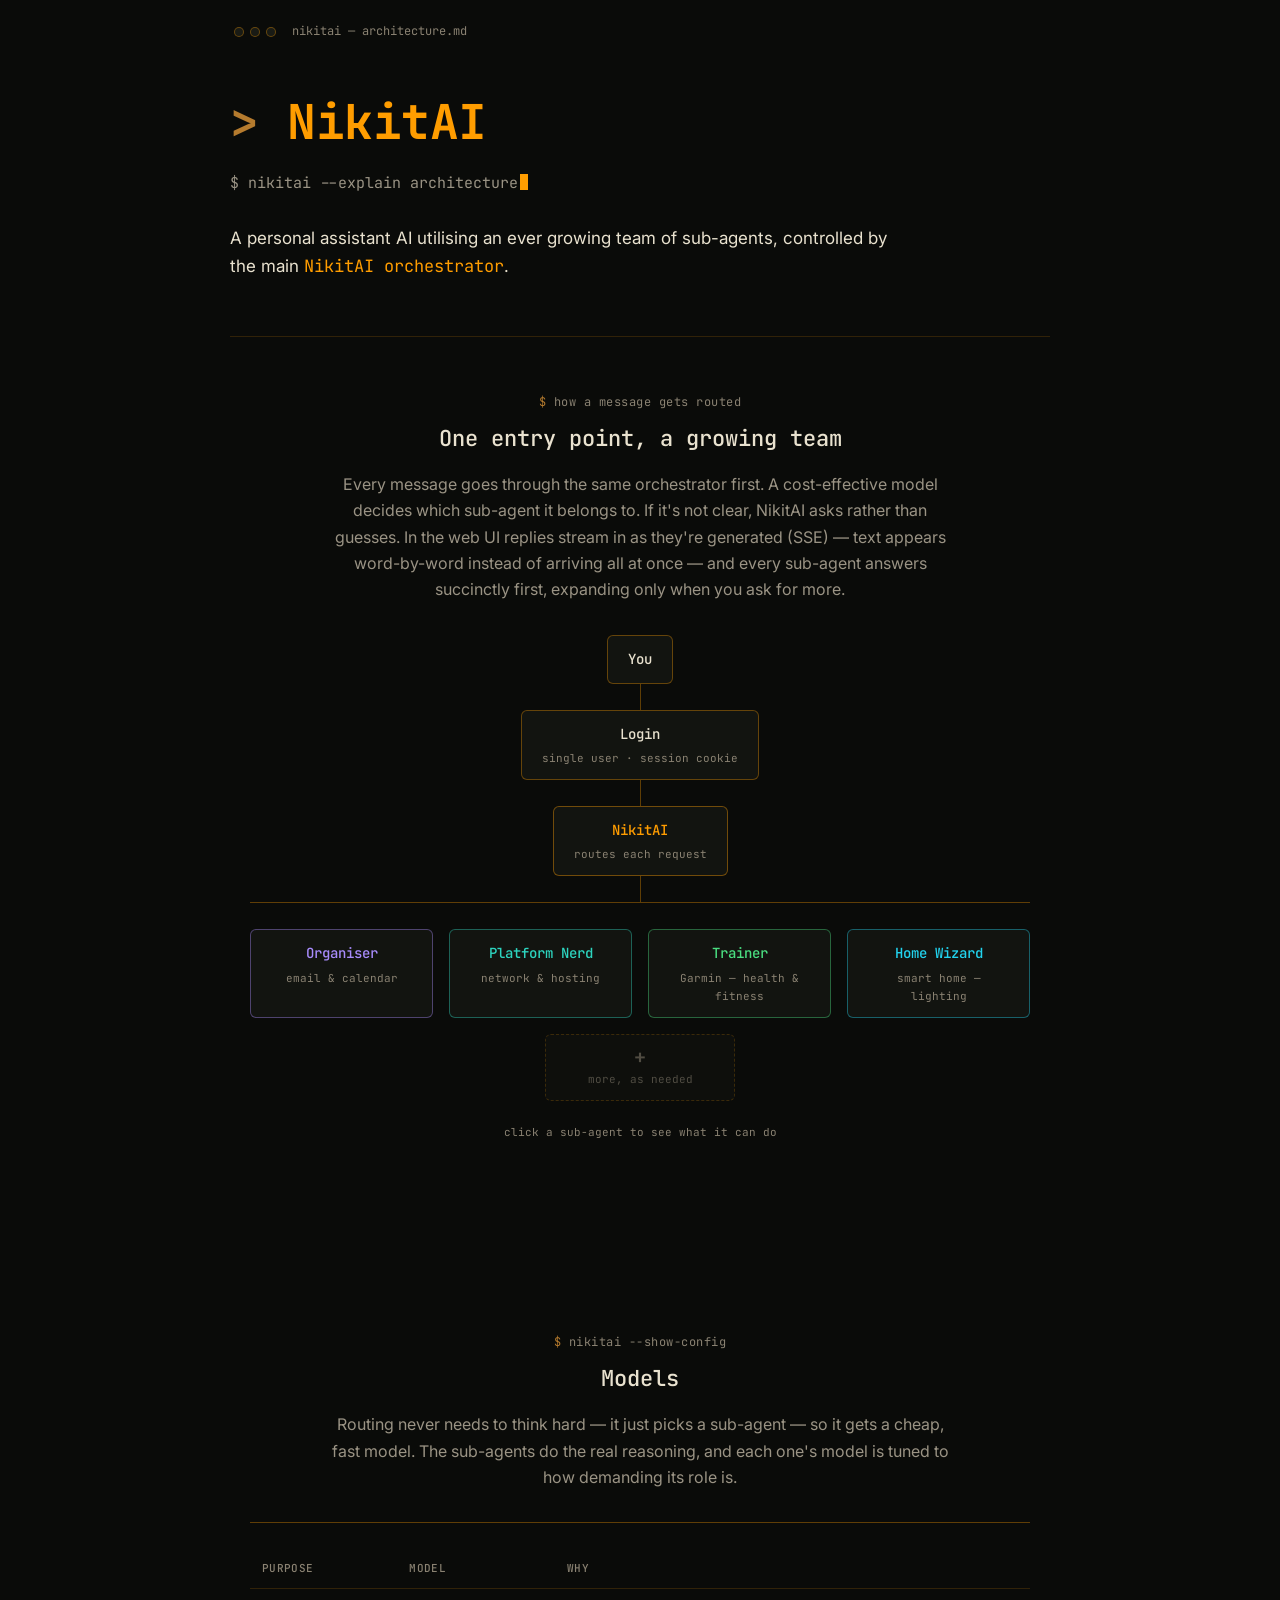
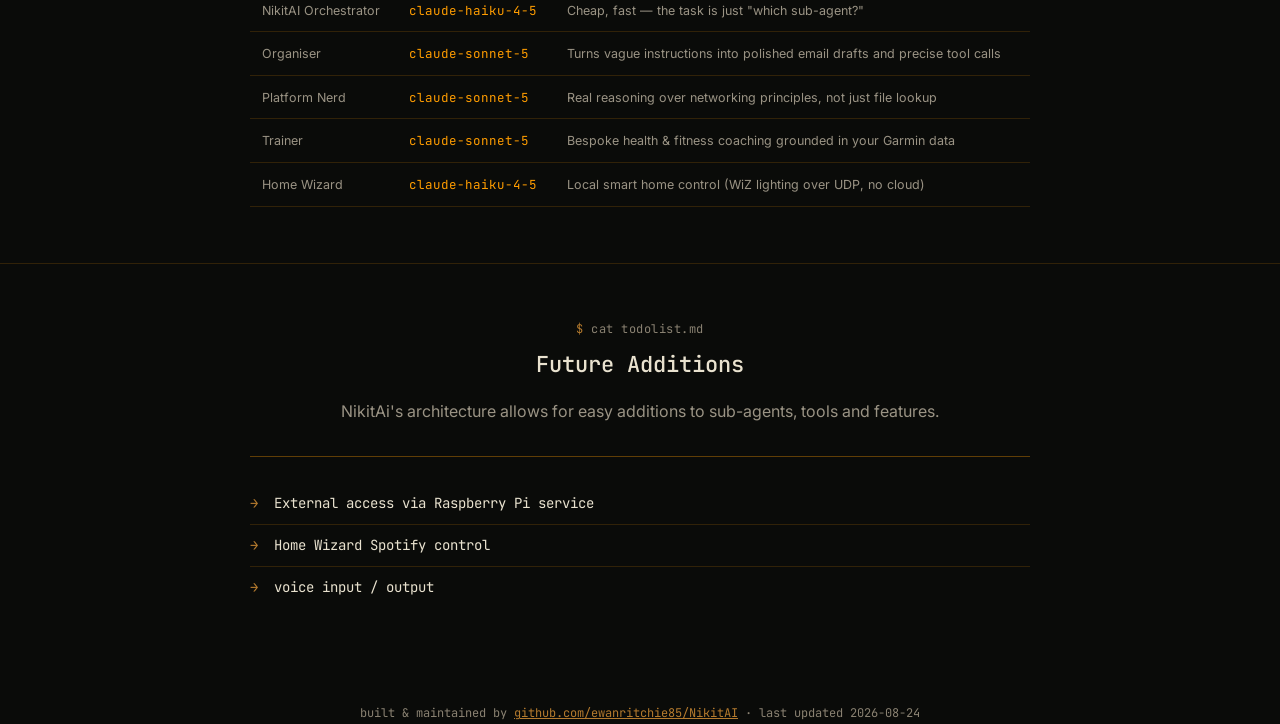
<file: docs/nikitai-architecture.html>
<!DOCTYPE html>
<html lang="en">
<head>
<meta charset="utf-8">
<meta name="viewport" content="width=device-width, initial-scale=1">
<title>NikitAI — architecture</title>
<link rel="preconnect" href="https://fonts.googleapis.com">
<link rel="preconnect" href="https://fonts.gstatic.com" crossorigin>
<link href="https://fonts.googleapis.com/css2?family=JetBrains+Mono:wght@400;500;700&family=Inter:wght@400;500;600&display=swap" rel="stylesheet">
<style>
  :root {
    --bg: #0a0b09;
    --surface: #121410;
    --surface-2: #191b15;
    --border: rgba(255, 157, 0, 0.16);
    --border-strong: rgba(255, 157, 0, 0.35);
    --text: #e9e2cf;
    --text-dim: #9a9384;
    --text-faint: #8a8272;
    --amber: #ff9d00;
    --amber-dim: #b57b2e;
    --purple: #a78bfa;
    --purple-dim: #7c6bb0;
    --teal: #2dd4bf;
    --teal-dim: #229488;
    --green: #4ade80;
    --green-dim: #3a9d5f;
    --cyan: #22d3ee;
    --cyan-dim: #1a9cb5;
    --gray: #7a7867;
    --danger: #ff6b5e;
    --mono: 'JetBrains Mono', ui-monospace, monospace;
    --sans: 'Inter', system-ui, sans-serif;
  }

  * { box-sizing: border-box; }

  html { scroll-behavior: smooth; }

  body {
    margin: 0;
    background: var(--bg);
    color: var(--text);
    font-family: var(--sans);
    line-height: 1.65;
    -webkit-font-smoothing: antialiased;
  }

  ::selection { background: rgba(255, 157, 0, 0.25); }

  a { color: var(--amber); }
  a:focus-visible, button:focus-visible, [tabindex]:focus-visible {
    outline: 2px solid var(--amber);
    outline-offset: 2px;
  }

  .frame {
    max-width: 860px;
    margin: 0 auto;
    padding: 0 20px 80px;
  }

  /* terminal chrome */
  .bar {
    display: flex;
    align-items: center;
    gap: 8px;
    padding: 22px 4px 0;
    color: var(--text-faint);
    font-family: var(--mono);
    font-size: 12px;
  }
  .bar .dots { display: flex; gap: 6px; margin-right: 8px; }
  .bar .dot { width: 10px; height: 10px; border-radius: 50%; background: var(--surface-2); border: 1px solid var(--border-strong); }

  /* hero */
  .hero { padding: 40px 0 56px; border-bottom: 1px solid var(--border); }
  .hero h1 {
    font-family: var(--mono);
    font-weight: 700;
    font-size: clamp(32px, 6vw, 48px);
    letter-spacing: -0.01em;
    margin: 0 0 10px;
    color: var(--amber);
  }
  .hero h1::before { content: "> "; color: var(--amber-dim); }
  .hero .sub {
    font-family: var(--mono);
    font-size: 15px;
    color: var(--text-dim);
    margin: 0 0 28px;
  }
  .hero .typed::after {
    content: "";
    display: inline-block;
    width: 8px;
    height: 16px;
    background: var(--amber);
    margin-left: 2px;
    vertical-align: -2px;
  }
  @media (prefers-reduced-motion: no-preference) {
    .hero .typed::after { animation: blink 1s steps(1) infinite; }
    @keyframes blink { 50% { opacity: 0; } }
  }

  .hero p.lede {
    font-size: 17px;
    color: var(--text);
    max-width: 60ch;
    margin: 0;
  }
  .hero p.lede code { color: var(--amber); }

  code, .mono { font-family: var(--mono); }

  section { padding: 56px 0; border-bottom: 1px solid var(--border); }
  section:last-of-type { border-bottom: none; }

  .eyebrow {
    font-family: var(--mono);
    font-size: 12px;
    letter-spacing: 0.04em;
    color: var(--text-faint);
    margin: 0 0 8px;
    text-align: center;
  }
  .eyebrow::before { content: "$ "; color: var(--amber-dim); }

  h2 {
    font-family: var(--mono);
    font-weight: 500;
    font-size: 22px;
    margin: 0 0 14px;
    color: var(--text);
    text-align: center;
  }

  section > p.intro {
    color: var(--text-dim);
    max-width: 62ch;
    margin: 0 auto 32px;
    text-align: center;
  }

  /* architecture diagram */
  .arch { display: flex; flex-direction: column; align-items: center; }
  .arch-box {
    font-family: var(--mono);
    text-align: center;
    padding: 12px 20px;
    border-radius: 6px;
    border: 1px solid var(--border-strong);
    background: var(--surface);
  }
  .arch-box .t { font-size: 14px; font-weight: 500; }
  .arch-box .s { font-size: 11px; color: var(--text-faint); margin-top: 3px; }
  .arch-line { width: 1px; height: 26px; background: var(--border-strong); }
  .arch-row-wrap {
    border-top: 1px solid var(--border-strong);
    padding-top: 26px;
    width: 100%;
    max-width: 780px;
  }
  .arch-row {
    display: flex;
    gap: 16px;
    justify-content: center;
    flex-wrap: wrap;
  }
  .arch-row .arch-box { flex: 1 1 160px; max-width: 190px; }
  .arch-box.amber { border-color: rgba(255,157,0,0.4); }
  .arch-box.amber .t { color: var(--amber); }
  .arch-row .arch-box.purple { border-color: rgba(167,139,250,0.4); }
  .arch-row .arch-box.purple .t { color: var(--purple); }
  .arch-row .arch-box.teal { border-color: rgba(45,212,191,0.4); }
  .arch-row .arch-box.teal .t { color: var(--teal); }
  .arch-row .arch-box.green { border-color: rgba(74,222,128,0.4); }
  .arch-row .arch-box.green .t { color: var(--green); }
  .arch-row .arch-box.cyan { border-color: rgba(34,211,238,0.4); }
  .arch-row .arch-box.cyan .t { color: var(--cyan); }
  .arch-row .arch-box.planned { border-style: dashed; opacity: 0.75; }
  .arch-row .arch-box.more { opacity: 0.55; display: flex; flex-direction: column; justify-content: center; }
  .arch-row .arch-box.more .t { font-size: 20px; color: var(--text-faint); line-height: 1; }
  .arch-box.clickable {
    cursor: pointer;
    transition: border-color .15s, background .15s, transform .15s;
  }
  .arch-box.clickable:hover {
    border-color: var(--amber);
    background: var(--surface-2);
    transform: translateY(-1px);
  }
  .arch-box.clickable:focus-visible { outline-offset: 3px; }
  .arch-caption {
    font-family: var(--mono);
    font-size: 11px;
    color: var(--text-faint);
    text-align: center;
    margin-top: 22px;
  }

  /* sub-agent popup */
  .modal-backdrop {
    position: fixed;
    inset: 0;
    background: rgba(10, 11, 9, 0.8);
    backdrop-filter: blur(3px);
    display: flex;
    align-items: center;
    justify-content: center;
    padding: 20px;
    z-index: 50;
  }
  .modal-backdrop[hidden] { display: none; }
  .modal {
    width: 100%;
    max-width: 500px;
    max-height: 82vh;
    overflow-y: auto;
    background: var(--surface);
    border: 1px solid var(--border-strong);
    border-top: 2px solid var(--gray);
    border-radius: 10px;
    padding: 24px;
    box-shadow: 0 24px 60px rgba(0, 0, 0, 0.55);
  }
  .modal.organiser { border-top-color: var(--purple); }
  .modal.platform_nerd { border-top-color: var(--teal); }
  .modal.trainer { border-top-color: var(--green); }
  .modal.home_wizard { border-top-color: var(--cyan); }
  .modal.orchestrator { border-top-color: var(--amber); }
  .modal-close {
    position: absolute;
    top: 14px;
    right: 14px;
    background: transparent;
    border: 1px solid var(--border-strong);
    border-radius: 4px;
    color: var(--text-dim);
    font-family: var(--mono);
    font-size: 13px;
    line-height: 1;
    padding: 5px 8px;
    cursor: pointer;
    transition: border-color .15s, color .15s;
  }
  .modal-close:hover { border-color: var(--amber-dim); color: var(--amber); }
  .modal .name {
    font-family: var(--mono);
    font-weight: 500;
    font-size: 18px;
    margin: 0 22px 4px 0;
  }
  .modal.organiser .name { color: var(--purple); }
  .modal.platform_nerd .name { color: var(--teal); }
  .modal.trainer .name { color: var(--green); }
  .modal.home_wizard .name { color: var(--cyan); }
  .modal.orchestrator .name { color: var(--amber); }
  .modal .domain {
    font-family: var(--mono);
    font-size: 11px;
    color: var(--text-faint);
    margin: 0 0 12px;
  }
  .modal .badge {
    display: inline-block;
    font-family: var(--mono);
    font-size: 10px;
    padding: 2px 7px;
    border-radius: 3px;
    background: var(--surface-2);
    color: var(--text-dim);
    border: 1px solid var(--border);
    margin-bottom: 12px;
  }
  .modal .desc { font-size: 13.5px; color: var(--text-dim); margin: 0 0 14px; }
  .modal .tools {
    list-style: none;
    margin: 0;
    padding: 12px 0 0;
    border-top: 1px solid var(--border);
    font-size: 12.5px;
  }
  .modal .tools li { margin-bottom: 8px; }
  .modal .tools li:last-child { margin-bottom: 0; }
  .modal .tools code { color: var(--text); font-size: 12px; }
  .modal .tools .gate { color: var(--danger); font-size: 10px; font-family: var(--mono); margin-left: 6px; }
  .modal .tools .note { display: block; color: var(--text-faint); font-size: 11.5px; margin-top: 2px; }

  /* models table */
  table { width: 100%; border-collapse: collapse; font-size: 13.5px; }
  th, td { text-align: left; padding: 10px 12px; border-bottom: 1px solid var(--border); }
  th { font-family: var(--mono); font-size: 11px; color: var(--text-faint); font-weight: 500; text-transform: uppercase; letter-spacing: 0.03em; }
  td code { color: var(--amber); font-size: 12.5px; }
  td .role { color: var(--text-dim); font-size: 12.5px; }

  /* future additions */
  .future-list {
    list-style: none;
    margin: 0;
    padding: 0;
    font-family: var(--mono);
    font-size: 14px;
  }
  .future-list li {
    padding: 9px 0 9px 24px;
    border-bottom: 1px solid var(--border);
    position: relative;
    color: var(--text);
  }
  .future-list li:last-child { border-bottom: none; }
  .future-list li::before {
    content: "→";
    position: absolute;
    left: 0;
    color: var(--amber-dim);
  }

  footer {
    padding-top: 40px;
    font-family: var(--mono);
    font-size: 12px;
    color: var(--text-faint);
    text-align: center;
  }
  footer a { color: var(--amber-dim); }
</style>
</head>
<body>
<div class="frame">

  <div class="bar">
    <span class="dots"><span class="dot"></span><span class="dot"></span><span class="dot"></span></span>
    nikitai — architecture.md
  </div>

  <header class="hero">
    <h1>NikitAI</h1>
    <p class="sub"><span class="typed">$ nikitai --explain architecture</span></p>
    <p class="lede">
      A personal assistant AI utilising an ever growing team of sub-agents, controlled by
      the main <code>NikitAI orchestrator</code>.
    </p>
  </header>

  <section id="architecture">
    <p class="eyebrow">how a message gets routed</p>
    <h2>One entry point, a growing team</h2>
    <p class="intro">
      Every message goes through the same orchestrator first. A cost-effective model
      decides which sub-agent it belongs to. If it's not clear, NikitAI asks rather than
      guesses. In the web UI replies stream in as they're generated (SSE) — text
      appears word-by-word instead of arriving all at once — and every sub-agent
      answers succinctly first, expanding only when you ask for more.
    </p>

    <div class="arch">
      <div class="arch-box"><div class="t">You</div></div>
      <div class="arch-line"></div>
      <div class="arch-box"><div class="t">Login</div><div class="s">single user · session cookie</div></div>
      <div class="arch-line"></div>
      <div class="arch-box amber clickable" data-agent="orchestrator" role="button" tabindex="0" aria-label="Show what the NikitAI orchestrator does"><div class="t">NikitAI</div><div class="s">routes each request</div></div>
      <div class="arch-line"></div>
<div class="arch-row-wrap">
        <div class="arch-row">
          <div class="arch-box purple clickable" data-agent="organiser" role="button" tabindex="0" aria-label="Show the Organiser sub-agent"><div class="t">Organiser</div><div class="s">email & calendar</div></div>
          <div class="arch-box teal clickable" data-agent="platform_nerd" role="button" tabindex="0" aria-label="Show the Platform Nerd sub-agent"><div class="t">Platform Nerd</div><div class="s">network & hosting</div></div>
          <div class="arch-box green clickable" data-agent="trainer" role="button" tabindex="0" aria-label="Show the Trainer sub-agent"><div class="t">Trainer</div><div class="s">Garmin — health & fitness</div></div>
          <div class="arch-box cyan clickable" data-agent="home_wizard" role="button" tabindex="0" aria-label="Show the Home Wizard sub-agent"><div class="t">Home Wizard</div><div class="s">smart home — lighting</div></div>
          <div class="arch-box planned more"><div class="t">+</div><div class="s">more, as needed</div></div>
        </div>
      </div>
      </div>
      <div class="arch-caption">click a sub-agent to see what it can do</div>
    </div>
  </section>

<section id="models">
    <p class="eyebrow">nikitai --show-config</p>
    <h2>Models</h2>
    <p class="intro">Routing never needs to think hard — it just picks a sub-agent — so it gets a cheap, fast model. The sub-agents do the real reasoning, and each one's model is tuned to how demanding its role is.</p>
    <div class="arch-row-wrap" style="max-width: 780px; margin: 0 auto;">
      <table>
        <thead>
          <tr><th>Purpose</th><th>Model</th><th>Why</th></tr>
        </thead>
      <tbody>
        <tr><td><span class="role">NikitAI Orchestrator</span></td><td><code>claude-haiku-4-5</code></td><td><span class="role">Cheap, fast — the task is just "which sub-agent?"</span></td></tr>
        <tr><td><span class="role">Organiser</span></td><td><code>claude-sonnet-5</code></td><td><span class="role">Turns vague instructions into polished email drafts and precise tool calls</span></td></tr>
        <tr><td><span class="role">Platform Nerd</span></td><td><code>claude-sonnet-5</code></td><td><span class="role">Real reasoning over networking principles, not just file lookup</span></td></tr>
        <tr><td><span class="role">Trainer</span></td><td><code>claude-sonnet-5</code></td><td><span class="role">Bespoke health & fitness coaching grounded in your Garmin data</span></td></tr>
        <tr><td><span class="role">Home Wizard</span></td><td><code>claude-haiku-4-5</code></td><td><span class="role">Local smart home control (WiZ lighting over UDP, no cloud)</span></td></tr>
      </tbody>
      </table>
    </div>
  </section>

  <section id="roadmap">
    <p class="eyebrow">cat todolist.md</p>
    <h2>Future Additions</h2>
    <p class="intro">NikitAi's architecture allows for easy additions to sub-agents, tools and features.</p>
    <div class="arch-row-wrap" style="max-width: 780px; margin: 0 auto;">
      <ul class="future-list">
        <li>External access via Raspberry Pi service</li>
        <li>Home Wizard Spotify control</li>
        <li>voice input / output</li>
      </ul>
    </div>
  </section>

<footer>
    built & maintained by <a href="https://github.com/ewanritchie85/NikitAI" target="_blank" rel="noopener">github.com/ewanritchie85/NikitAI</a>
    <span> · last updated 2026-08-24</span>
  </footer>

</div>

<div class="modal-backdrop" id="agent-modal" hidden>
  <div class="modal" role="dialog" aria-modal="true" aria-labelledby="agent-modal-name">
    <button type="button" class="modal-close" aria-label="Close">✕</button>
    <div id="agent-modal-body"></div>
  </div>
</div>

<script>
var modalOrigin = null;

var AGENTS = {
  orchestrator: {
    name: 'NikitAI Orchestrator',
    domain: 'entry point — routes every message',
    model: 'claude-haiku-4-5 (router)',
    desc: 'The single entry point. Every message hits the orchestrator first, which runs one cheap classification call to pick which sub-agent the request belongs to. It never guesses a domain — if the message isn\u2019t clearly for one, it asks you to clarify, and a \u201cyes\u201d to a pending approval gets routed straight back to the sub-agent it came from.',
    tools: [
      ['routes each message', '', 'one cheap, fast classification call picks the sub-agent'],
      ['login-gated entry', '', 'web access needs a single-user sign-in — argon2 password hash, signed session cookie'],
      ['asks when unsure', '', 'falls back to \u201cwhich area does this relate to?\u201d rather than guessing'],
      ['sticky approvals', '', 'a reply while approval is pending goes straight back to the same sub-agent'],
      ['last-active fallback', '', 'off-topic chatter like a bare \u201cyes\u201d stays with the sub-agent you were just talking to'],
      ['streams replies', '', 'web chat renders each reply as it\u2019s generated (SSE) \u2014 no waiting for the full answer'],
      ['succinct-first replies', '', 'sub-agents lead with the verdict and only expand when you ask for more detail'],
      ['lazy sub-agents', '', 'a sub-agent\u2019s auth and setup only happen the first time you use it in that session']
    ]
  },
  organiser: {
    name: 'Organiser',
    domain: 'Outlook — email &amp; calendar',
    model: 'claude-sonnet-5',
    desc: 'Acts as your personal Outlook assistant. Understands your inbox and calendar, drafts email in your preferred style, organizes messages and folders, explains your schedule, and prepares calendar updates, while keeping you in control of all final actions.',
    tools: [
      ['list_emails, get_email, search_emails', '', 'read the inbox'],
      ['send_email', 'requires approval', 'drafts a reply, waits for you to confirm'],
      ['list_mail_folders, move_email, create_mail_folder', '', 'low-risk, reversible writes'],
      ['delete_mail_folder', 'requires approval', ''],
      ['list_calendar_events, create_calendar_event', 'requires approval', '']
    ]
  },
  platform_nerd: {
    name: 'Platform Nerd',
    domain: 'Home network &amp; hosting',
    model: 'claude-sonnet-5',
    desc: 'Maintains an up-to-date understanding of your home network, Linux hosts, and self-hosted services by reading and updating project logs and configuration notes. Answers questions and diagnoses problems using real networking principles rather than generic assumptions.',
    tools: [
      ['list_log_files, read_log_file', '', 'reads your infra notes, path-confined to one folder'],
      ['append_to_log', 'requires approval', "append-only — can't overwrite or create new files"]
    ]
  },
trainer: {
    name: 'Trainer',
    domain: 'Garmin — health & fitness',
    model: 'claude-sonnet-5',
    desc: 'Acts as a knowledgeable fitness and training coach. Reasons about training load, recovery, and trends over time from your own Garmin Connect data — weighing recent workouts against sleep and body battery before suggesting what to do next, rather than reciting numbers back.',
    tools: [
      ['get_recent_activities, get_activity_details', '', 'your workouts — type, date, duration, distance, key stats'],
      ['get_daily_summary', '', 'steps, calories, resting heart rate'],
      ['get_sleep_data', '', 'sleep stages & duration'],
      ['get_body_battery', '', 'energy / recovery signal'],
      ['get_profile', '', 'height, weight, gender, birth date'],
      ['get_body_composition', '', 'weight, body fat, muscle, bone'],
      ['', '', 'read-only — nothing requires approval, nothing is written back to Garmin']
    ]
  },
  home_wizard: {
    name: 'Home Wizard',
    domain: 'Smart home — WiZ lighting',
    model: 'claude-haiku-4-5',
    desc: 'Direct local control of WiZ smart bulbs over UDP — no cloud, no accounts, just LAN. Turn lights on/off, dim, set colours. Potential expansion to Spotify control, thermostat etc.',
    tools: [
      ['list_lights', '', 'friendly names from your local JSON config file'],
      ['get_light_state', '', 'on/off, brightness (0-100), RGB colour'],
      ['turn_on', '', 'turn on, optional brightness & RGB in same call'],
      ['turn_off', '', 'turn off'],
      ['set_brightness', '', 'adjust brightness 0-100 while keeping on'],
      ['', '', 'nothing requires approval — all lighting actions run immediately']
    ]
  }
};

function openAgentModal(key) {
  var agent = AGENTS[key];
  if (!agent) return;

  var modal = document.querySelector('#agent-modal .modal');
  var body = document.getElementById('agent-modal-body');
  modal.className = 'modal ' + key;

  var tools = agent.tools.map(function (t) {
    var code = t[0] ? '<code>' + t[0] + '</code>' : '';
    var gate = t[1] ? '<span class="gate">' + t[1] + '</span>' : '';
    var note = t[2] ? '<span class="note">' + t[2] + '</span>' : '';
    return '<li>' + code + gate + note + '</li>';
  }).join('');

  body.innerHTML =
    '<p class="name" id="agent-modal-name">' + agent.name + '</p>' +
    '<p class="domain">' + agent.domain + '</p>' +
    '<span class="badge">' + agent.model + '</span>' +
    '<p class="desc">' + agent.desc + '</p>' +
    '<ul class="tools">' + tools + '</ul>';

  document.getElementById('agent-modal').hidden = false;
  lockPageScroll();
  setPageInert(true);
  document.querySelector('#agent-modal .modal-close').focus();
}

function closeAgentModal() {
  var backdrop = document.getElementById('agent-modal');
  if (backdrop.hidden) return;
  backdrop.hidden = true;
  unlockPageScroll();
  setPageInert(false);
  if (modalOrigin && modalOrigin.focus) modalOrigin.focus();
}

var prevBodyOverflow = null;

function lockPageScroll() {
  var body = document.body;
  if (prevBodyOverflow !== null) return;
  prevBodyOverflow = body.style.overflow;
  body.style.overflow = 'hidden';
}

function unlockPageScroll() {
  if (prevBodyOverflow === null) return;
  document.body.style.overflow = prevBodyOverflow;
  prevBodyOverflow = null;
}

function setPageInert(inert) {
  var page = document.querySelector('.frame');
  if (inert) page.setAttribute('aria-hidden', 'true');
  else page.removeAttribute('aria-hidden');
}

function modalFocusables() {
  return Array.prototype.slice.call(
    document.querySelectorAll(
      '#agent-modal .modal button, #agent-modal .modal a[href], ' +
      '#agent-modal .modal [tabindex]:not([tabindex="-1"])'
    )
  );
}

document.querySelectorAll('.arch-box.clickable').forEach(function (box) {
  function showAgent() {
    modalOrigin = box;
    openAgentModal(box.getAttribute('data-agent'));
  }
  box.addEventListener('click', showAgent);
  box.addEventListener('keydown', function (e) {
    if (e.key === 'Enter' || e.key === ' ') { e.preventDefault(); showAgent(); }
  });
});

document.addEventListener('click', function (e) {
  // Any click inside the overlay — including the modal box itself — closes the
  // popup. Clicks on the ✕, the box, and the dimmed backdrop all bubble here.
  if (e.target.closest && e.target.closest('.modal-backdrop')) closeAgentModal();
});

document.addEventListener('keydown', function (e) {
  if (e.key === 'Escape') { closeAgentModal(); return; }
  var backdrop = document.getElementById('agent-modal');
  if (backdrop.hidden || e.key !== 'Tab') return;

  // Focus trap: keep Tab/Shift+Tab cycling within the dialog.
  var els = modalFocusables();
  if (!els.length) { e.preventDefault(); return; }
  var modal = document.querySelector('#agent-modal .modal');
  var first = els[0];
  var last = els[els.length - 1];
  var inside = modal.contains(document.activeElement);
  if (e.shiftKey) {
    if (!inside || document.activeElement === first) { e.preventDefault(); last.focus(); }
  } else if (!inside || document.activeElement === last) {
    e.preventDefault(); first.focus();
  }
});
</script>
</body>
</html>
</file>
